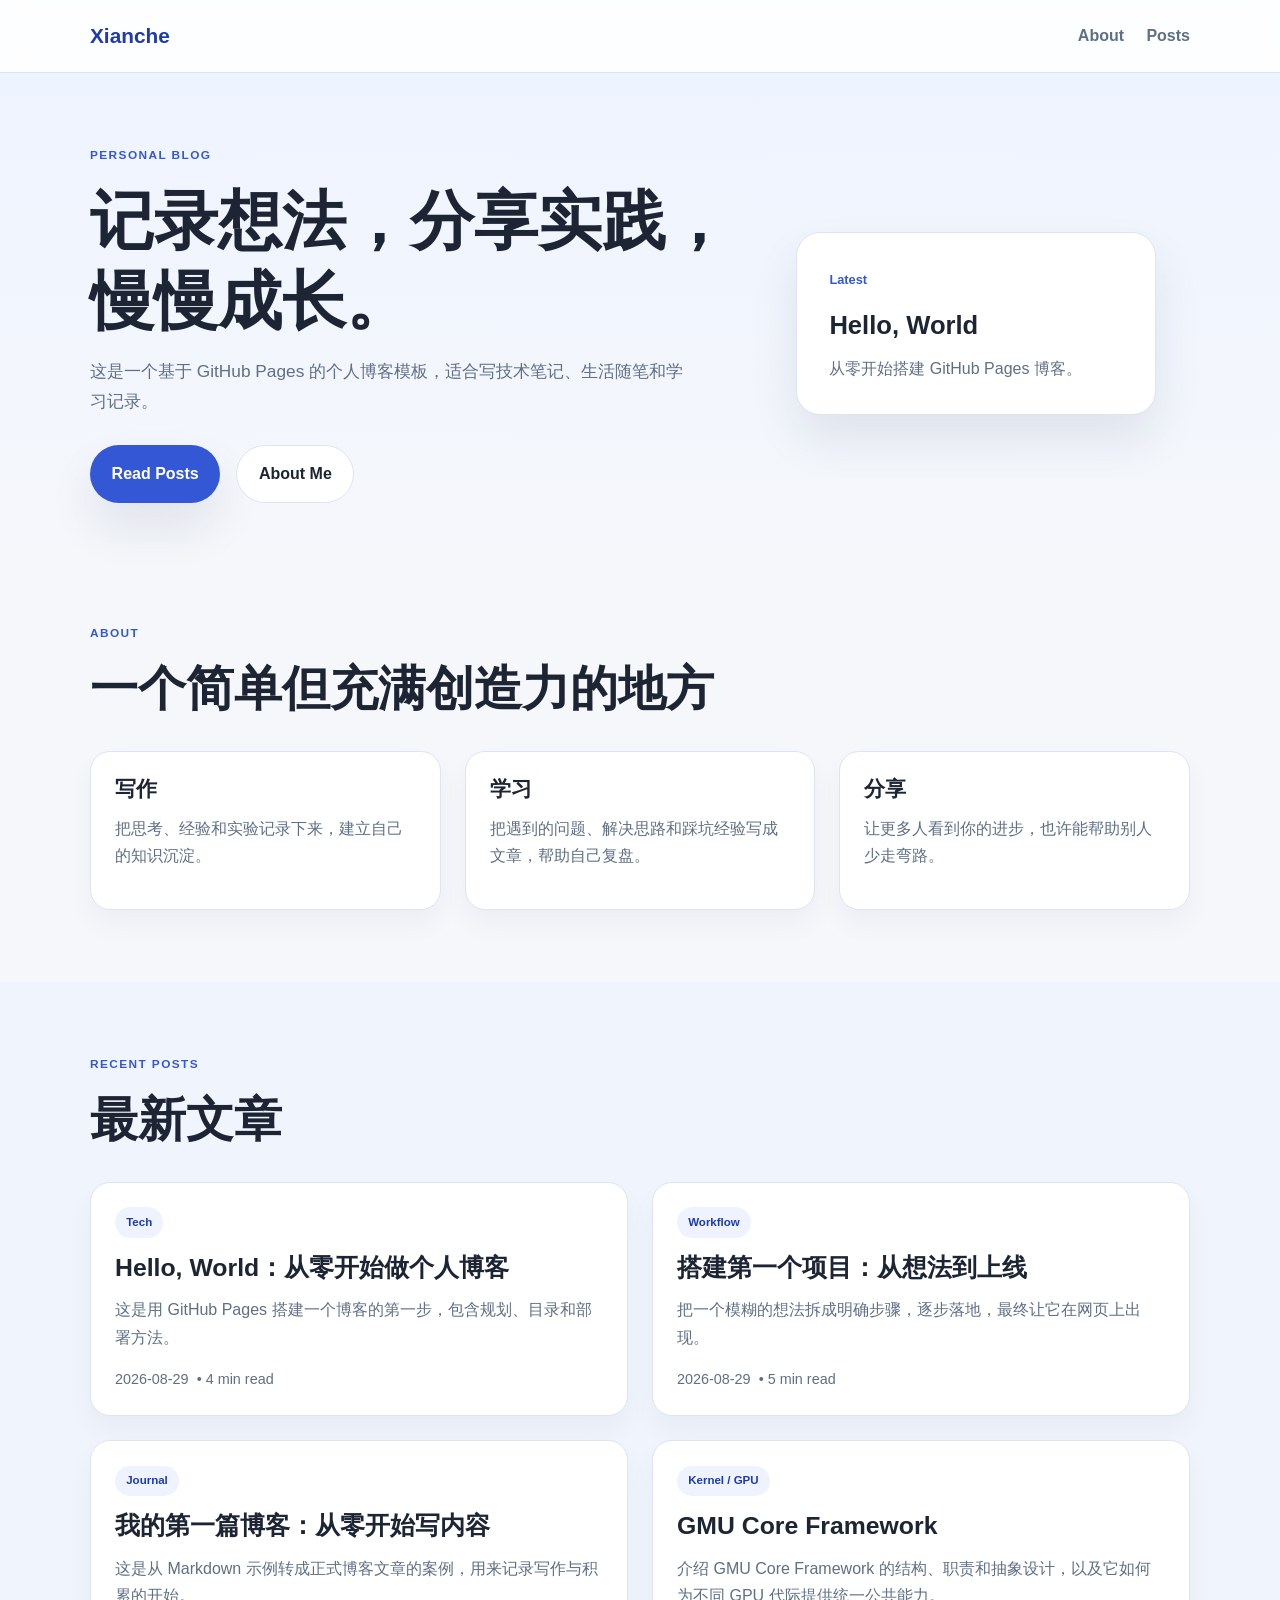
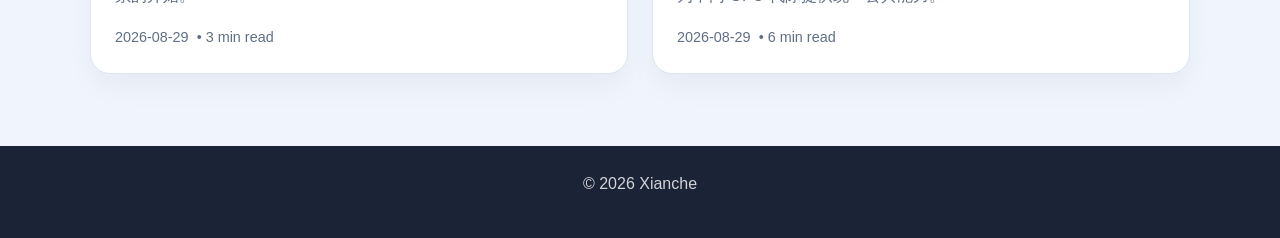
<file: index.html>
<!DOCTYPE html>
<html lang="zh-Hant">
  <head>
    <meta charset="UTF-8" />
    <meta name="viewport" content="width=device-width, initial-scale=1.0" />
    <title>Xianche Blog</title>
    <meta
      name="description"
      content="A simple personal blog built for GitHub Pages."
    />
    <link rel="stylesheet" href="style.css" />
  </head>
  <body>
    <header class="site-header">
      <div class="wrap nav-wrap">
        <a class="brand" href="index.html">Xianche</a>
        <nav class="nav" aria-label="Main navigation">
          <a href="#about">About</a>
          <a href="#posts">Posts</a>
        </nav>
      </div>
    </header>

    <main>
      <section class="hero">
        <div class="wrap hero-inner">
          <div class="hero-copy">
            <p class="eyebrow">Personal Blog</p>
            <h1>记录想法，分享实践，慢慢成长。</h1>
            <p class="lead">
              这是一个基于 GitHub Pages 的个人博客模板，适合写技术笔记、生活随笔和学习记录。
            </p>
            <div class="hero-actions">
              <a class="button primary" href="#posts">Read Posts</a>
              <a class="button secondary" href="#about">About Me</a>
            </div>
          </div>
          <div class="hero-card">
            <div class="card-mini">
              <span>Latest</span>
              <strong>Hello, World</strong>
              <p>从零开始搭建 GitHub Pages 博客。</p>
            </div>
          </div>
        </div>
      </section>

      <section id="about" class="section">
        <div class="wrap">
          <div class="section-heading">
            <p class="eyebrow">About</p>
            <h2>一个简单但充满创造力的地方</h2>
          </div>
          <div class="about-grid">
            <div class="about-box">
              <h3>写作</h3>
              <p>把思考、经验和实验记录下来，建立自己的知识沉淀。</p>
            </div>
            <div class="about-box">
              <h3>学习</h3>
              <p>把遇到的问题、解决思路和踩坑经验写成文章，帮助自己复盘。</p>
            </div>
            <div class="about-box">
              <h3>分享</h3>
              <p>让更多人看到你的进步，也许能帮助别人少走弯路。</p>
            </div>
          </div>
        </div>
      </section>

      <section id="posts" class="section section-alt">
        <div class="wrap">
          <div class="section-heading">
            <p class="eyebrow">Recent Posts</p>
            <h2>最新文章</h2>
          </div>

          <div class="post-grid">
            <article class="post-card">
              <span class="tag">Tech</span>
              <h3><a href="posts/hello-world.html">Hello, World：从零开始做个人博客</a></h3>
              <p>
                这是用 GitHub Pages 搭建一个博客的第一步，包含规划、目录和部署方法。
              </p>
              <div class="meta">
                <time datetime="2026-08-29">2026-08-29</time>
                <span>• 4 min read</span>
              </div>
            </article>

            <article class="post-card">
              <span class="tag">Workflow</span>
              <h3><a href="posts/building-my-first-project.html">搭建第一个项目：从想法到上线</a></h3>
              <p>
                把一个模糊的想法拆成明确步骤，逐步落地，最终让它在网页上出现。
              </p>
              <div class="meta">
                <time datetime="2026-08-29">2026-08-29</time>
                <span>• 5 min read</span>
              </div>
            </article>

            <article class="post-card">
              <span class="tag">Journal</span>
              <h3><a href="posts/example.html">我的第一篇博客：从零开始写内容</a></h3>
              <p>
                这是从 Markdown 示例转成正式博客文章的案例，用来记录写作与积累的开始。
              </p>
              <div class="meta">
                <time datetime="2026-08-29">2026-08-29</time>
                <span>• 3 min read</span>
              </div>
            </article>

            <article class="post-card">
              <span class="tag">Kernel / GPU</span>
              <h3><a href="posts/GMU_Core_Framework.html">GMU Core Framework</a></h3>
              <p>
                介绍 GMU Core Framework 的结构、职责和抽象设计，以及它如何为不同 GPU 代际提供统一公共能力。
              </p>
              <div class="meta">
                <time datetime="2026-08-29">2026-08-29</time>
                <span>• 6 min read</span>
              </div>
            </article>
          </div>
        </div>
      </section>
    </main>

    <footer class="site-footer">
      <div class="wrap footer-wrap">
        <p>© 2026 Xianche</p>
      </div>
    </footer>
  </body>
</html>
</file>
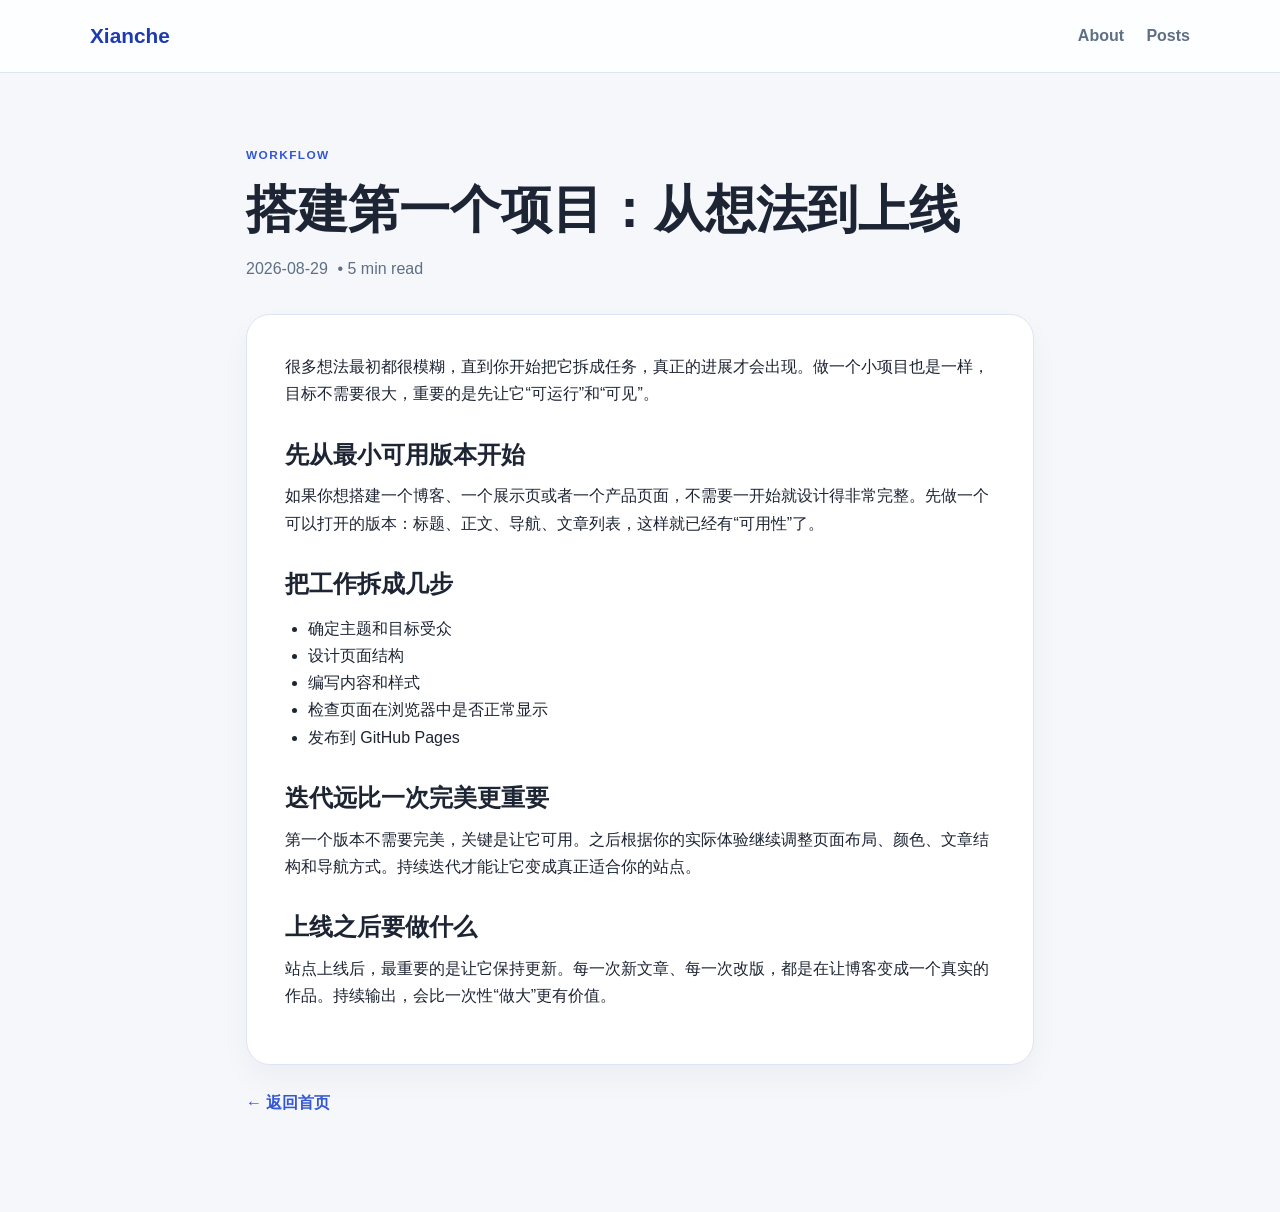
<file: posts/building-my-first-project.html>
<!DOCTYPE html>
<html lang="zh-Hant">
  <head>
    <meta charset="UTF-8" />
    <meta name="viewport" content="width=device-width, initial-scale=1.0" />
    <title>搭建第一个项目：从想法到上线</title>
    <link rel="stylesheet" href="../style.css" />
  </head>
  <body>
    <header class="site-header">
      <div class="wrap nav-wrap">
        <a class="brand" href="../index.html">Xianche</a>
        <nav class="nav" aria-label="Main navigation">
          <a href="../index.html#about">About</a>
          <a href="../index.html#posts">Posts</a>
        </nav>
      </div>
    </header>

    <main class="article-shell">
      <article>
        <header class="article-header">
          <p class="eyebrow">Workflow</p>
          <h1>搭建第一个项目：从想法到上线</h1>
          <div class="article-meta">
            <time datetime="2026-08-29">2026-08-29</time>
            <span>• 5 min read</span>
          </div>
        </header>

        <div class="article-body">
          <p>
            很多想法最初都很模糊，直到你开始把它拆成任务，真正的进展才会出现。做一个小项目也是一样，目标不需要很大，重要的是先让它“可运行”和“可见”。
          </p>

          <h2>先从最小可用版本开始</h2>
          <p>
            如果你想搭建一个博客、一个展示页或者一个产品页面，不需要一开始就设计得非常完整。先做一个可以打开的版本：标题、正文、导航、文章列表，这样就已经有“可用性”了。
          </p>

          <h2>把工作拆成几步</h2>
          <ul>
            <li>确定主题和目标受众</li>
            <li>设计页面结构</li>
            <li>编写内容和样式</li>
            <li>检查页面在浏览器中是否正常显示</li>
            <li>发布到 GitHub Pages</li>
          </ul>

          <h2>迭代远比一次完美更重要</h2>
          <p>
            第一个版本不需要完美，关键是让它可用。之后根据你的实际体验继续调整页面布局、颜色、文章结构和导航方式。持续迭代才能让它变成真正适合你的站点。
          </p>

          <h2>上线之后要做什么</h2>
          <p>
            站点上线后，最重要的是让它保持更新。每一次新文章、每一次改版，都是在让博客变成一个真实的作品。持续输出，会比一次性“做大”更有价值。
          </p>
        </div>

        <a class="back-link" href="../index.html">← 返回首页</a>
      </article>
    </main>
  </body>
</html>
</file>
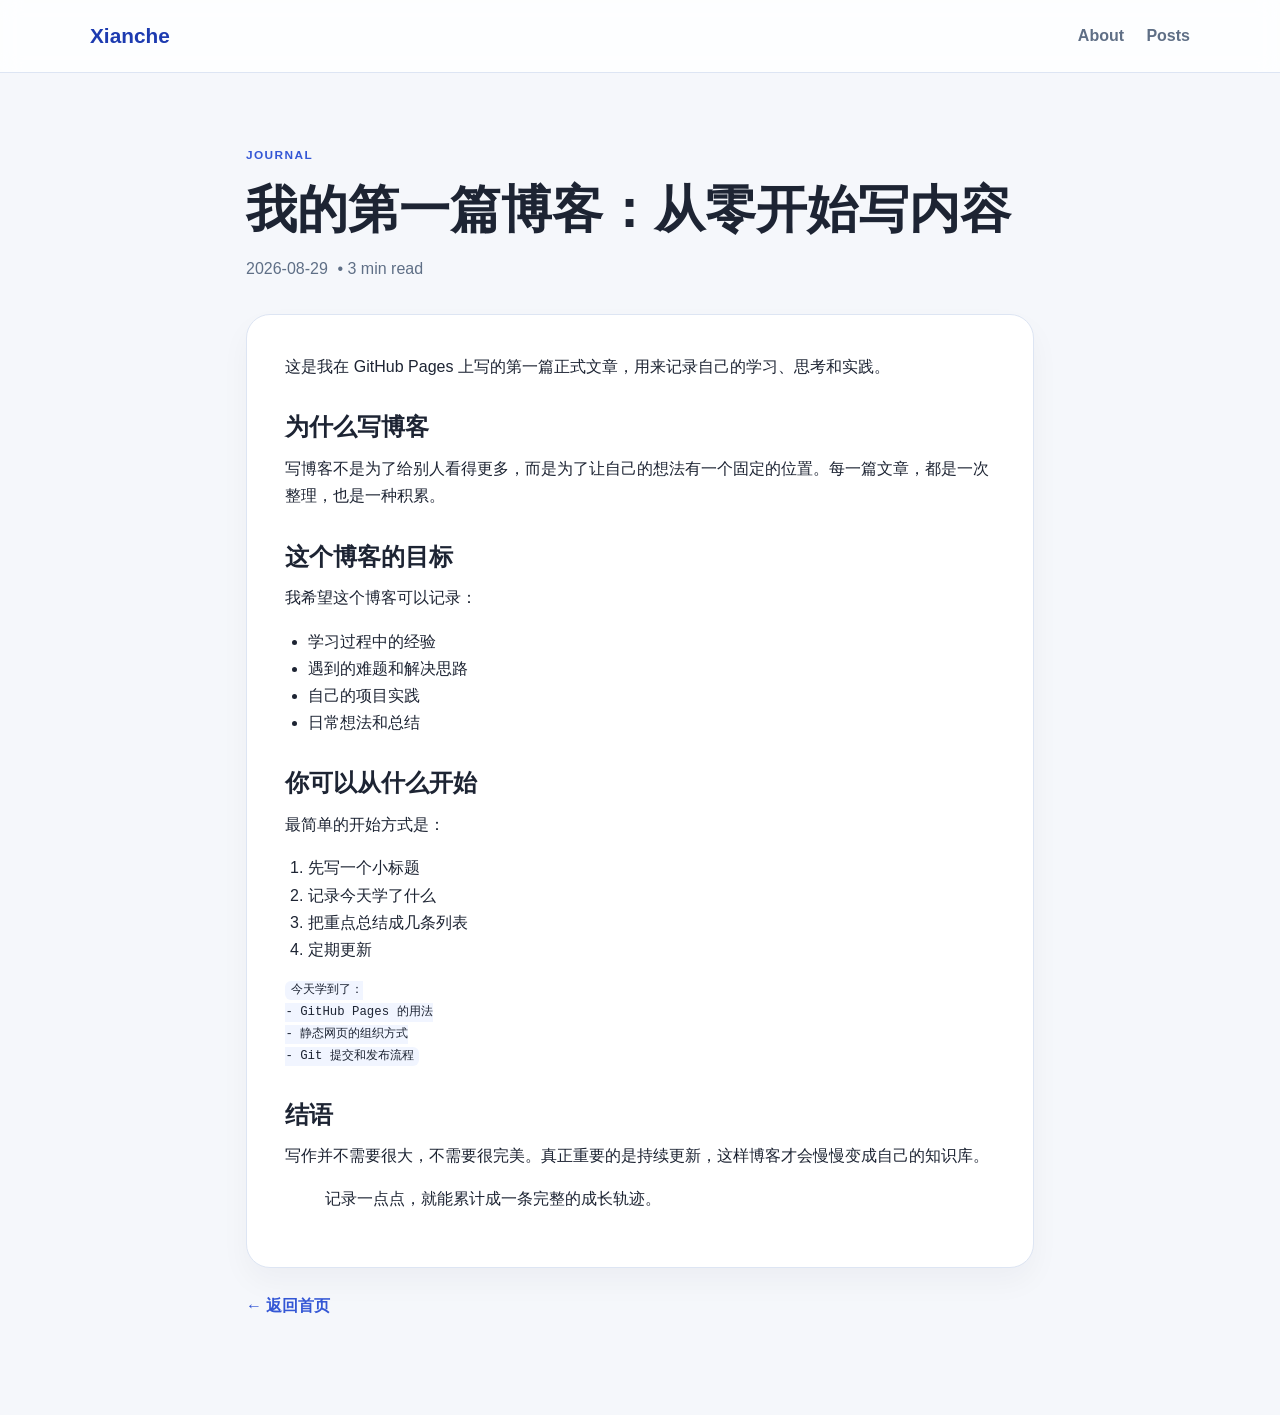
<file: posts/example.html>
<!DOCTYPE html>
<html lang="zh-Hant">
  <head>
    <meta charset="UTF-8" />
    <meta name="viewport" content="width=device-width, initial-scale=1.0" />
    <title>我的第一篇博客：从零开始写内容</title>
    <link rel="stylesheet" href="../style.css" />
  </head>
  <body>
    <header class="site-header">
      <div class="wrap nav-wrap">
        <a class="brand" href="../index.html">Xianche</a>
        <nav class="nav" aria-label="Main navigation">
          <a href="../index.html#about">About</a>
          <a href="../index.html#posts">Posts</a>
        </nav>
      </div>
    </header>

    <main class="article-shell">
      <article>
        <header class="article-header">
          <p class="eyebrow">Journal</p>
          <h1>我的第一篇博客：从零开始写内容</h1>
          <div class="article-meta">
            <time datetime="2026-08-29">2026-08-29</time>
            <span>• 3 min read</span>
          </div>
        </header>

        <div class="article-body">
          <p>
            这是我在 GitHub Pages 上写的第一篇正式文章，用来记录自己的学习、思考和实践。
          </p>

          <h2>为什么写博客</h2>
          <p>
            写博客不是为了给别人看得更多，而是为了让自己的想法有一个固定的位置。每一篇文章，都是一次整理，也是一种积累。
          </p>

          <h2>这个博客的目标</h2>
          <p>我希望这个博客可以记录：</p>
          <ul>
            <li>学习过程中的经验</li>
            <li>遇到的难题和解决思路</li>
            <li>自己的项目实践</li>
            <li>日常想法和总结</li>
          </ul>

          <h2>你可以从什么开始</h2>
          <p>最简单的开始方式是：</p>
          <ol>
            <li>先写一个小标题</li>
            <li>记录今天学了什么</li>
            <li>把重点总结成几条列表</li>
            <li>定期更新</li>
          </ol>

          <pre><code>今天学到了：
- GitHub Pages 的用法
- 静态网页的组织方式
- Git 提交和发布流程</code></pre>

          <h2>结语</h2>
          <p>
            写作并不需要很大，不需要很完美。真正重要的是持续更新，这样博客才会慢慢变成自己的知识库。
          </p>

          <blockquote>
            记录一点点，就能累计成一条完整的成长轨迹。
          </blockquote>
        </div>

        <a class="back-link" href="../index.html">← 返回首页</a>
      </article>
    </main>
  </body>
</html>
</file>
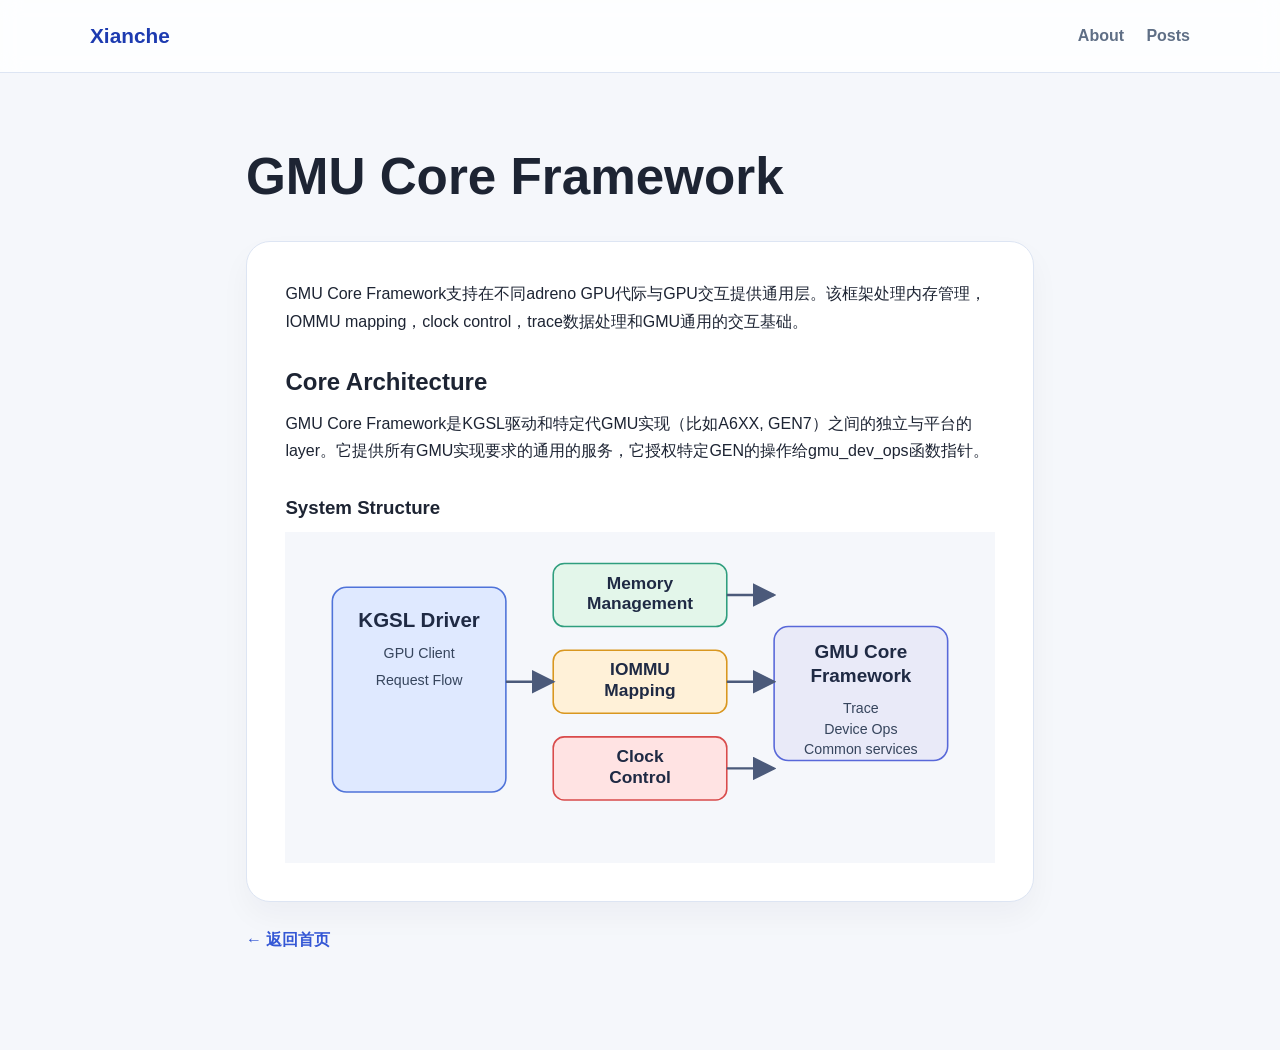
<file: posts/GMU_Core_Framework.html>
<!DOCTYPE html>
<html lang="zh-Hant">
  <head>
    <meta charset="UTF-8" />
    <meta name="viewport" content="width=device-width, initial-scale=1.0" />
    <title>GMU Core Framework</title>
    <link rel="stylesheet" href="../style.css" />
  </head>
  <body>
    <header class="site-header">
      <div class="wrap nav-wrap">
        <a class="brand" href="../index.html">Xianche</a>
        <nav class="nav" aria-label="Main navigation">
          <a href="../index.html#about">About</a>
          <a href="../index.html#posts">Posts</a>
        </nav>
      </div>
    </header>

    <main class="article-shell">
      <article>
        <header class="article-header">
          <h1>GMU Core Framework</h1>
        </header>

        <div class="article-body">
          <p>GMU Core Framework支持在不同adreno GPU代际与GPU交互提供通用层。该框架处理内存管理，IOMMU mapping，clock control，trace数据处理和GMU通用的交互基础。</p>

          <h2>Core Architecture</h2>
          <p>GMU Core Framework是KGSL驱动和特定代GMU实现（比如A6XX, GEN7）之间的独立与平台的layer。它提供所有GMU实现要求的通用的服务，它授权特定GEN的操作给gmu_dev_ops函数指针。</p>

          <h3>System Structure</h3>
          <img src="./images/GMU_Core_Framework.svg" alt="GMU_Core_Framework" />
        </div>

        <a class="back-link" href="../index.html">← 返回首页</a>
      </article>
    </main>
  </body>
</html>
</file>
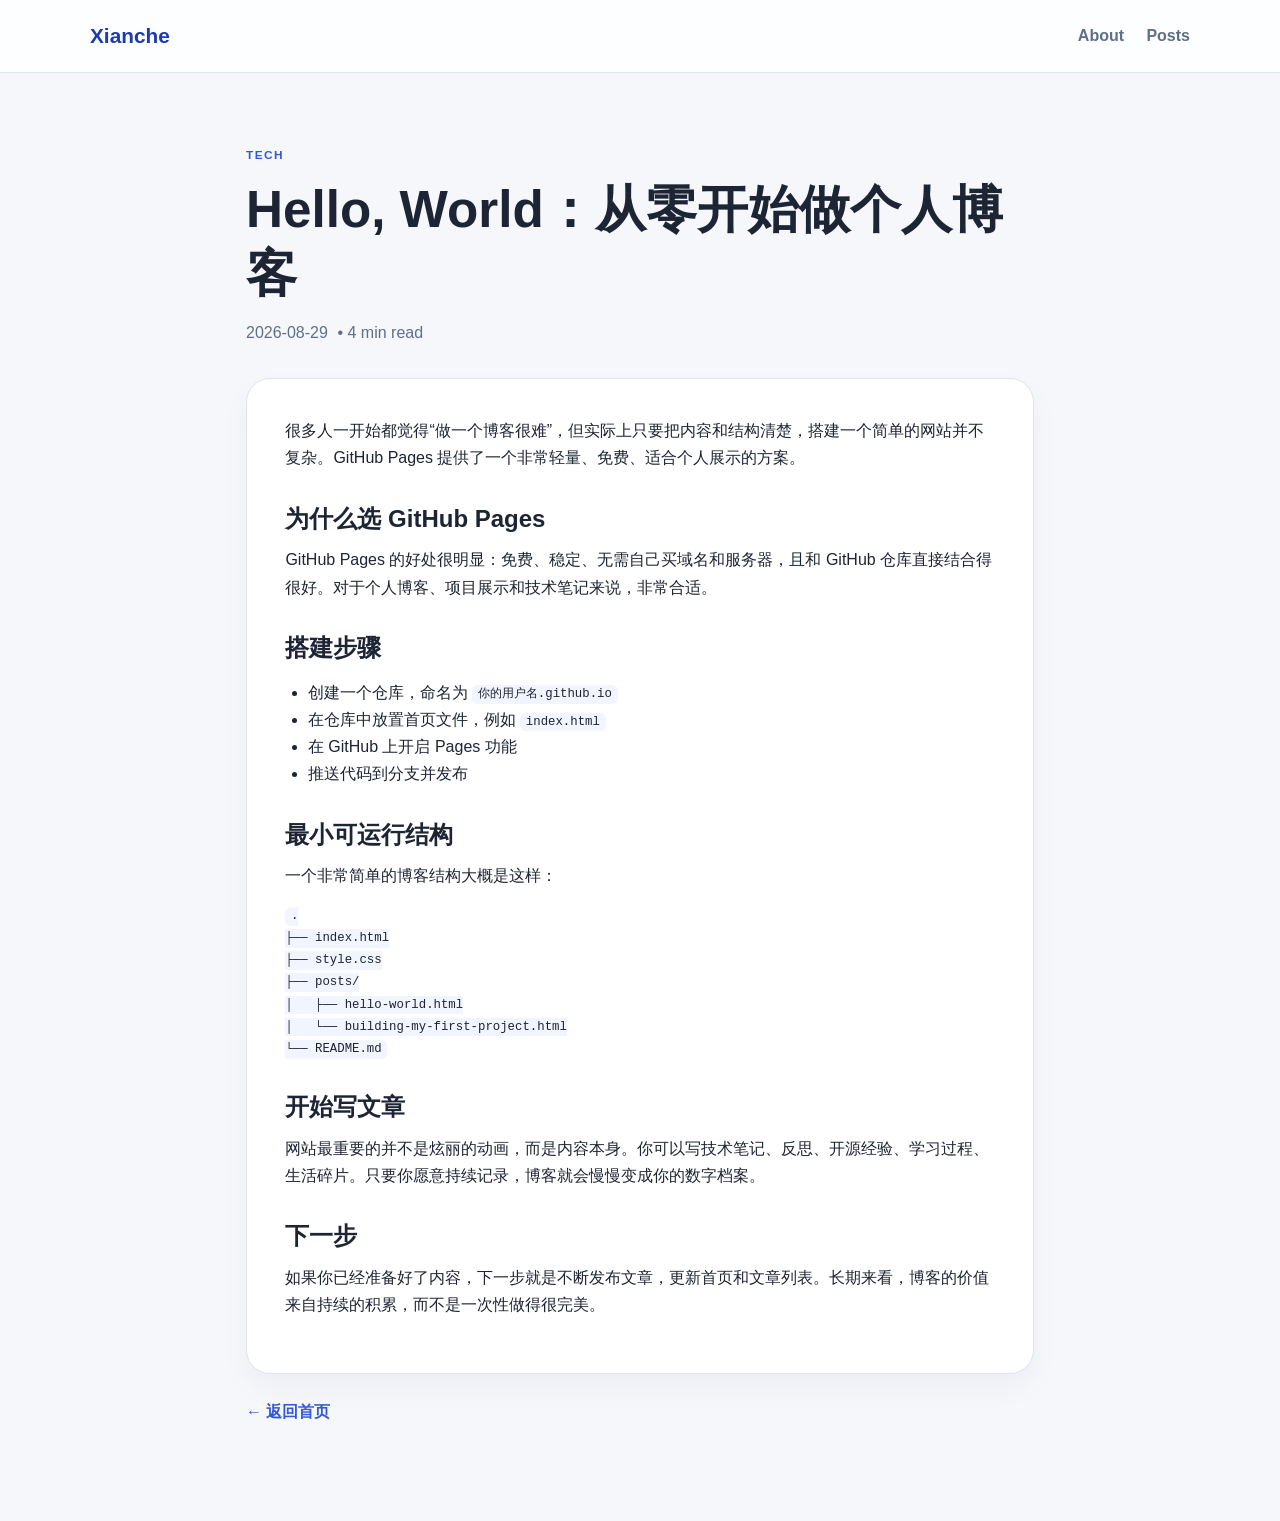
<file: posts/hello-world.html>
<!DOCTYPE html>
<html lang="zh-Hant">
  <head>
    <meta charset="UTF-8" />
    <meta name="viewport" content="width=device-width, initial-scale=1.0" />
    <title>Hello, World：从零开始做个人博客</title>
    <link rel="stylesheet" href="../style.css" />
  </head>
  <body>
    <header class="site-header">
      <div class="wrap nav-wrap">
        <a class="brand" href="../index.html">Xianche</a>
        <nav class="nav" aria-label="Main navigation">
          <a href="../index.html#about">About</a>
          <a href="../index.html#posts">Posts</a>
        </nav>
      </div>
    </header>

    <main class="article-shell">
      <article>
        <header class="article-header">
          <p class="eyebrow">Tech</p>
          <h1>Hello, World：从零开始做个人博客</h1>
          <div class="article-meta">
            <time datetime="2026-08-29">2026-08-29</time>
            <span>• 4 min read</span>
          </div>
        </header>

        <div class="article-body">
          <p>
            很多人一开始都觉得“做一个博客很难”，但实际上只要把内容和结构清楚，搭建一个简单的网站并不复杂。GitHub Pages
            提供了一个非常轻量、免费、适合个人展示的方案。
          </p>

          <h2>为什么选 GitHub Pages</h2>
          <p>
            GitHub Pages 的好处很明显：免费、稳定、无需自己买域名和服务器，且和 GitHub 仓库直接结合得很好。对于个人博客、项目展示和技术笔记来说，非常合适。
          </p>

          <h2>搭建步骤</h2>
          <ul>
            <li>创建一个仓库，命名为 <code>你的用户名.github.io</code></li>
            <li>在仓库中放置首页文件，例如 <code>index.html</code></li>
            <li>在 GitHub 上开启 Pages 功能</li>
            <li>推送代码到分支并发布</li>
          </ul>

          <h2>最小可运行结构</h2>
          <p>一个非常简单的博客结构大概是这样：</p>
          <pre><code>.
├── index.html
├── style.css
├── posts/
│   ├── hello-world.html
│   └── building-my-first-project.html
└── README.md</code></pre>

          <h2>开始写文章</h2>
          <p>
            网站最重要的并不是炫丽的动画，而是内容本身。你可以写技术笔记、反思、开源经验、学习过程、生活碎片。只要你愿意持续记录，博客就会慢慢变成你的数字档案。
          </p>

          <h2>下一步</h2>
          <p>
            如果你已经准备好了内容，下一步就是不断发布文章，更新首页和文章列表。长期来看，博客的价值来自持续的积累，而不是一次性做得很完美。
          </p>
        </div>

        <a class="back-link" href="../index.html">← 返回首页</a>
      </article>
    </main>
  </body>
</html>
</file>
<file: style.css>
:root {
  --bg: #f5f7fb;
  --panel: #ffffff;
  --panel-soft: #eef3ff;
  --text: #1d2433;
  --muted: #5f6f86;
  --primary: #3457d5;
  --primary-dark: #1d3bb0;
  --border: #dde5f3;
  --shadow: 0 24px 48px rgba(22, 36, 71, 0.09);
}

* {
  box-sizing: border-box;
}

html {
  scroll-behavior: smooth;
}

body {
  margin: 0;
  font-family: "Segoe UI", Tahoma, Geneva, Verdana, sans-serif;
  background: var(--bg);
  color: var(--text);
  line-height: 1.7;
}

img {
  max-width: 100%;
  display: block;
}

a {
  color: inherit;
  text-decoration: none;
}

p {
  margin: 0 0 1rem;
}

h1, h2, h3 {
  margin: 0 0 0.8rem;
  line-height: 1.25;
}

.wrap {
  width: min(1100px, calc(100% - 32px));
  margin: 0 auto;
}

.site-header {
  position: sticky;
  top: 0;
  z-index: 20;
  background: rgba(255, 255, 255, 0.82);
  backdrop-filter: blur(10px);
  border-bottom: 1px solid var(--border);
}

.nav-wrap {
  display: flex;
  align-items: center;
  justify-content: space-between;
  min-height: 72px;
}

.brand {
  font-size: 1.3rem;
  font-weight: 800;
  color: var(--primary-dark);
}

.nav {
  display: flex;
  gap: 1.4rem;
  color: var(--muted);
  font-weight: 600;
}

.hero {
  padding: 72px 0 48px;
  background: linear-gradient(180deg, #eef4ff 0%, var(--bg) 100%);
}

.hero-inner {
  display: grid;
  grid-template-columns: 1.2fr 0.8fr;
  gap: 2rem;
  align-items: center;
}

.eyebrow {
  margin-bottom: 1rem;
  text-transform: uppercase;
  letter-spacing: 0.12em;
  font-size: 0.74rem;
  color: var(--primary);
  font-weight: 700;
}

.hero-copy h1 {
  font-size: clamp(2.4rem, 5vw, 4.1rem);
  margin-bottom: 1rem;
}

.lead {
  font-size: 1.08rem;
  color: var(--muted);
  max-width: 62ch;
}

.hero-actions {
  display: flex;
  gap: 1rem;
  margin-top: 1.8rem;
  flex-wrap: wrap;
}

.button {
  display: inline-flex;
  align-items: center;
  justify-content: center;
  border-radius: 999px;
  padding: 0.9rem 1.35rem;
  font-weight: 700;
  transition: 0.2s ease;
}

.button.primary {
  background: var(--primary);
  color: #fff;
  box-shadow: var(--shadow);
}

.button.primary:hover {
  background: var(--primary-dark);
}

.button.secondary {
  background: white;
  color: var(--text);
  border: 1px solid var(--border);
}

.hero-card {
  display: flex;
  justify-content: center;
}

.card-mini {
  background: var(--panel);
  border: 1px solid var(--border);
  border-radius: 24px;
  padding: 2rem;
  box-shadow: var(--shadow);
  width: min(100%, 360px);
}

.card-mini span {
  display: inline-block;
  margin-bottom: 0.8rem;
  color: var(--primary);
  font-size: 0.8rem;
  font-weight: 700;
}

.card-mini strong {
  display: block;
  font-size: 1.6rem;
  margin-bottom: 0.5rem;
}

.card-mini p {
  color: var(--muted);
  margin: 0;
}

.section {
  padding: 72px 0;
}

.section-alt {
  background: #f0f4fc;
}

.section-heading {
  margin-bottom: 2rem;
}

.section-heading h2 {
  font-size: clamp(2rem, 4vw, 3rem);
}

.about-grid,
.post-grid {
  display: grid;
  grid-template-columns: repeat(3, minmax(0, 1fr));
  gap: 1.5rem;
}

.about-box,
.post-card {
  background: var(--panel);
  border: 1px solid var(--border);
  border-radius: 20px;
  padding: 1.5rem;
  box-shadow: 0 14px 28px rgba(26, 38, 69, 0.04);
}

.about-box h3 {
  font-size: 1.3rem;
}

.about-box p,
.post-card p {
  color: var(--muted);
}

.post-grid {
  grid-template-columns: repeat(2, minmax(0, 1fr));
}

.tag {
  display: inline-block;
  margin-bottom: 0.9rem;
  border-radius: 999px;
  background: var(--panel-soft);
  color: var(--primary-dark);
  padding: 0.35rem 0.7rem;
  font-size: 0.72rem;
  font-weight: 700;
}

.post-card h3 {
  font-size: 1.55rem;
}

.meta {
  display: flex;
  gap: 0.5rem;
  flex-wrap: wrap;
  color: var(--muted);
  font-size: 0.9rem;
  margin-top: 1rem;
}

.site-footer {
  background: #1b2336;
  color: rgba(255, 255, 255, 0.8);
  padding: 1.5rem 0;
}

.footer-wrap {
  display: flex;
  align-items: center;
  justify-content: center;
}

.article-shell {
  max-width: 820px;
  margin: 0 auto;
  padding: 72px 16px 96px;
}

.article-header {
  margin-bottom: 2rem;
}

.article-header .eyebrow {
  margin-bottom: 0.8rem;
}

.article-header h1 {
  font-size: clamp(2.3rem, 4vw, 3.4rem);
}

.article-meta {
  color: var(--muted);
  margin-top: 0.8rem;
  display: flex;
  flex-wrap: wrap;
  gap: 0.6rem;
}

.article-body {
  background: var(--panel);
  border: 1px solid var(--border);
  border-radius: 24px;
  padding: clamp(1.2rem, 3vw, 2.5rem);
  box-shadow: 0 14px 30px rgba(21, 32, 56, 0.04);
}

.article-body h2,
.article-body h3 {
  margin-top: 2rem;
}

.article-body ul,
.article-body ol {
  padding-left: 1.4rem;
  color: var(--text);
}

.article-body code {
  background: #f1f5ff;
  padding: 0.15rem 0.35rem;
  border-radius: 6px;
  font-size: 0.95em;
}

.back-link {
  display: inline-block;
  margin-top: 1.5rem;
  color: var(--primary);
  font-weight: 700;
}

@media (max-width: 760px) {
  .hero-inner,
  .about-grid,
  .post-grid {
    grid-template-columns: 1fr;
  }

  .nav {
    gap: 0.8rem;
    font-size: 0.9rem;
  }
}
</file>
